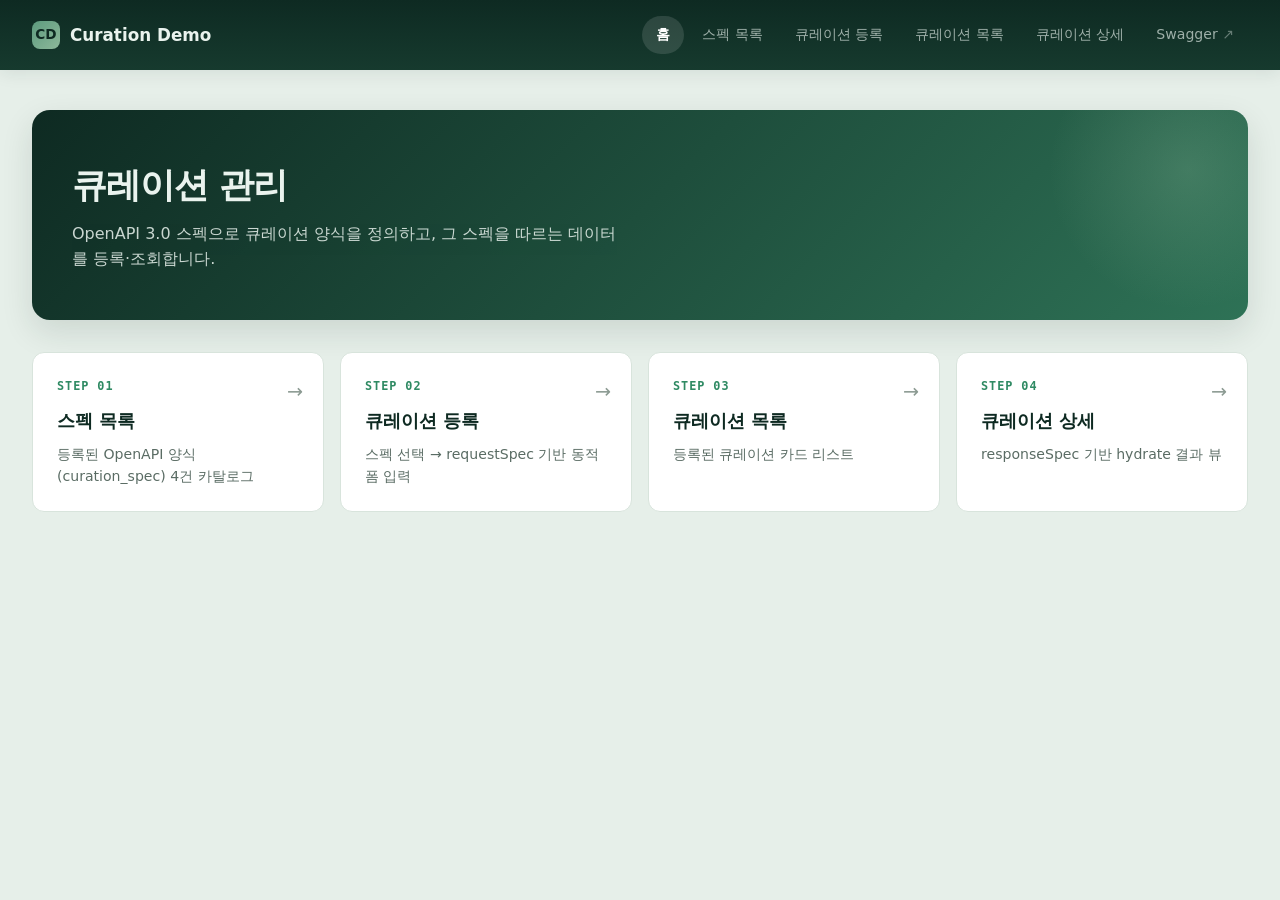
<file: display/index.html>
<!DOCTYPE html>
<html lang="ko">
<head>
  <meta charset="UTF-8" />
  <meta name="viewport" content="width=device-width, initial-scale=1.0" />
  <title>Curation Demo</title>
  <link rel="stylesheet" href="./css/common.css" />
</head>
<body data-page="home">
  <header class="topbar">
    <div class="brand">
      <span class="logo">CD</span>
      <span>Curation Demo</span>
    </div>
    <nav>
      <a href="./index.html" data-page="home">홈</a>
      <a href="./specs.html" data-page="specs">스펙 목록</a>
      <a href="./curation-new.html" data-page="curation-new">큐레이션 등록</a>
      <a href="./curations.html" data-page="curations">큐레이션 목록</a>
      <a href="./curation-detail.html" data-page="curation-detail">큐레이션 상세</a>
      <a href="http://localhost:20081/swagger-ui.html" target="_blank" class="external">Swagger</a>
    </nav>
  </header>

  <main>
    <section class="hero">
      <h2>큐레이션 관리</h2>
      <p>
        OpenAPI 3.0 스펙으로 큐레이션 양식을 정의하고, 그 스펙을 따르는 데이터를
        등록·조회합니다.
      </p>
    </section>

    <div class="menu-grid">
      <a href="./specs.html" class="menu-card" data-page="specs">
        <span class="step">STEP 01</span>
        <h3>스펙 목록</h3>
        <p>등록된 OpenAPI 양식(curation_spec) 4건 카탈로그</p>
        <span class="arrow">→</span>
      </a>
      <a href="./curation-new.html" class="menu-card" data-page="curation-new">
        <span class="step">STEP 02</span>
        <h3>큐레이션 등록</h3>
        <p>스펙 선택 → requestSpec 기반 동적 폼 입력</p>
        <span class="arrow">→</span>
      </a>
      <a href="./curations.html" class="menu-card" data-page="curations">
        <span class="step">STEP 03</span>
        <h3>큐레이션 목록</h3>
        <p>등록된 큐레이션 카드 리스트</p>
        <span class="arrow">→</span>
      </a>
      <a href="./curation-detail.html" class="menu-card" data-page="curation-detail">
        <span class="step">STEP 04</span>
        <h3>큐레이션 상세</h3>
        <p>responseSpec 기반 hydrate 결과 뷰</p>
        <span class="arrow">→</span>
      </a>
    </div>
  </main>

  <script type="module" src="./js/nav.js"></script>
</body>
</html>
</file>
<file: display/css/common.css>
/* ================================================================
   Curation Demo — Forest Theme
   ================================================================ */

:root {
  /* 숲속 녹색 팔레트 */
  --forest-deep:   #0e2a22;   /* 가장 깊은 숲그늘 */
  --forest-dark:   #163a2e;
  --forest:        #1f5341;   /* 메인 톤 */
  --forest-mid:    #2e7256;
  --forest-soft:   #5d9b7e;
  --moss:          #8db89a;
  --mist:          #e6efe9;   /* 페이지 배경 */
  --paper:         #ffffff;   /* 카드 표면 */
  --paper-hover:   #f7faf6;

  --line:          #d8e4dc;
  --line-strong:   #b8cdc1;

  --ink:           #14211c;   /* 본문 텍스트 */
  --ink-muted:     #5a6c64;
  --ink-faint:     #8b9a92;

  --accent:        #2f8a63;   /* 액센트(버튼·뱃지) */
  --accent-hover:  #246d4d;
  --accent-soft:   #d8ebde;

  --code-bg:       #0e2a22;
  --code-text:     #d8ebde;

  --danger:        #b04545;
  --danger-soft:   #f3dada;

  --shadow-sm:     0 1px 2px rgba(14, 42, 34, 0.06);
  --shadow:        0 4px 16px rgba(14, 42, 34, 0.08);
  --shadow-lg:     0 12px 32px rgba(14, 42, 34, 0.12);

  --r-sm: 6px;
  --r:    12px;
  --r-lg: 18px;
}

* { box-sizing: border-box; }

html, body {
  margin: 0; padding: 0;
  font-family: "Pretendard", "Inter", -apple-system, BlinkMacSystemFont,
    "Apple SD Gothic Neo", "Segoe UI", system-ui, sans-serif;
  background: var(--mist); color: var(--ink);
  line-height: 1.55;
  -webkit-font-smoothing: antialiased;
  letter-spacing: -0.005em;
}

a { color: inherit; text-decoration: none; }

/* ---------- Topbar ---------- */
.topbar {
  position: sticky; top: 0; z-index: 10;
  background: linear-gradient(180deg, var(--forest-deep), var(--forest-dark));
  color: #eaf3ee;
  padding: 16px 32px;
  display: flex; align-items: center; justify-content: space-between;
  box-shadow: var(--shadow);
}
.topbar .brand {
  display: flex; align-items: center; gap: 10px;
  font-weight: 700; font-size: 1.05rem; letter-spacing: -0.02em;
  flex: 0 0 auto;
}
.topbar .brand span:last-child { white-space: nowrap; }
.topbar .brand .logo {
  width: 28px; height: 28px; border-radius: 8px;
  background: linear-gradient(135deg, var(--forest-soft), var(--moss));
  display: grid; place-items: center;
  color: var(--forest-deep); font-weight: 800; font-size: 0.85rem;
}
.topbar nav {
  display: flex; gap: 4px;
  min-width: 0;
}
.topbar nav a {
  padding: 8px 14px; border-radius: 999px;
  color: rgba(234, 243, 238, 0.65);
  font-size: 0.88rem; font-weight: 500;
  transition: background 0.15s, color 0.15s;
  flex: 0 0 auto;
  white-space: nowrap;
}
.topbar nav a:hover { background: rgba(255,255,255,0.06); color: #fff; }
.topbar nav a.active {
  background: rgba(255,255,255,0.12); color: #fff; font-weight: 600;
}
.topbar nav a.disabled { opacity: 0.35; pointer-events: none; }
.topbar nav a.external::after { content: " ↗"; opacity: 0.6; }

/* ---------- Layout ---------- */
main {
  max-width: 1280px;
  margin: 40px auto; padding: 0 32px;
}

.back-link {
  display: inline-flex; align-items: center; gap: 6px;
  color: var(--ink-muted); font-size: 0.88rem;
  margin-bottom: 16px;
  padding: 6px 12px; border-radius: 999px;
  background: var(--paper); border: 1px solid var(--line);
  cursor: pointer; transition: background 0.15s, color 0.15s, border-color 0.15s;
  text-decoration: none;
  font-family: inherit;
}
.back-link:hover {
  background: var(--accent-soft); color: var(--forest-mid);
  border-color: var(--accent);
}

.placeholder {
  background: var(--paper);
  border: 1px solid var(--line);
  border-radius: var(--r);
  padding: 80px 40px; text-align: center;
}
.placeholder h3 {
  margin: 0 0 8px 0; font-size: 1.2rem; color: var(--forest-deep);
}
.placeholder p {
  margin: 0; color: var(--ink-muted); font-size: 0.95rem;
}
.placeholder .badge { margin-bottom: 16px; }

/* ---------- Form ---------- */
.form-section {
  background: var(--paper);
  border: 1px solid var(--line);
  border-radius: var(--r);
  padding: 24px;
  margin-bottom: 18px;
}
.form-section h3 {
  margin: 0 0 4px 0; font-size: 1.05rem; color: var(--forest-deep);
}
.form-section .section-sub {
  color: var(--ink-muted); font-size: 0.85rem; margin-bottom: 18px;
}

.field {
  display: flex; flex-direction: column; gap: 4px;
  margin-bottom: 14px;
}
.field label {
  font-size: 0.85rem; font-weight: 600; color: var(--forest-deep);
}
.field label .req { color: var(--danger); margin-left: 2px; }
.field input[type="text"],
.field input[type="number"],
.field input[type="date"],
.field input[type="time"],
.field input[type="url"],
.field select,
.field textarea {
  width: 100%;
  padding: 10px 12px;
  border: 1px solid var(--line-strong);
  border-radius: var(--r-sm);
  background: var(--paper);
  font-size: 0.9rem;
  font-family: inherit;
  color: var(--ink);
  transition: border-color 0.15s, box-shadow 0.15s;
}
.field input:focus,
.field select:focus,
.field textarea:focus {
  outline: none;
  border-color: var(--accent);
  box-shadow: 0 0 0 3px rgba(47, 138, 99, 0.15);
}
.field textarea {
  min-height: 80px; resize: vertical;
  font-family: ui-monospace, "SF Mono", Menlo, monospace;
  font-size: 0.82rem;
}
.field .checkbox-row {
  display: flex; align-items: center; gap: 8px;
  padding: 10px 0;
}
.field .checkbox-row input { width: auto; margin: 0; }
.field small {
  color: var(--ink-muted); font-size: 0.78rem;
}

.field-grid-2 {
  display: grid; grid-template-columns: 1fr 1fr; gap: 14px;
}

/* x-layout 기반 섹션 / 행 */
.field-section {
  border: 1px solid var(--line);
  border-radius: var(--r-sm);
  padding: 16px 18px;
  margin-bottom: 14px;
  background: var(--mist);
}
.field-section-title {
  font-size: 0.78rem;
  font-weight: 700;
  color: var(--forest-mid);
  letter-spacing: 0.06em;
  text-transform: uppercase;
  margin-bottom: 12px;
}
.field-row {
  display: grid;
  gap: 14px;
  margin-bottom: 0;
}
.field-row > .field { margin-bottom: 0; }
.field-section .field { margin-bottom: 12px; }
.field-section .field-row + .field-row { margin-top: 12px; }

/* ---------- CardList ---------- */
.cl-root { display: flex; flex-direction: column; gap: 14px; }
.cl-list { display: flex; flex-direction: column; gap: 14px; }
.cl-card {
  display: grid;
  grid-template-columns: 48px 1fr 36px;
  gap: 10px;
  background: var(--paper);
  border: 1px solid var(--line);
  border-radius: var(--r);
  padding: 14px 16px;
  position: relative;
  transition: box-shadow 0.15s, border-color 0.15s;
}
.cl-card:hover { border-color: var(--line-strong); }
.cl-card.cl-dragging { opacity: 0.5; }
.cl-card.cl-over { border-color: var(--accent); box-shadow: 0 0 0 3px rgba(47,138,99,0.12); }
.cl-sidebar {
  display: flex; flex-direction: column; align-items: center; gap: 6px;
  padding-top: 4px;
}
.cl-handle {
  cursor: grab; color: var(--ink-faint); font-size: 0.95rem;
  user-select: none;
}
.cl-handle:active { cursor: grabbing; }
.cl-number {
  width: 24px; height: 24px;
  background: var(--forest-deep); color: #fff;
  border-radius: 50%;
  display: grid; place-items: center;
  font-size: 0.78rem; font-weight: 700;
}
.cl-body { display: flex; flex-direction: column; gap: 12px; min-width: 0; }
.cl-trash {
  background: transparent; color: var(--ink-faint);
  border: none; padding: 4px 8px;
  font-size: 1rem; cursor: pointer;
  align-self: start;
  box-shadow: none;
}
.cl-trash:hover { color: var(--danger); background: var(--danger-soft); }

.cl-add {
  width: 100%;
  border: 1px dashed var(--line-strong);
  background: transparent;
  color: var(--ink-muted);
  padding: 14px;
  border-radius: var(--r);
  cursor: pointer;
  font-size: 0.95rem;
  font-family: inherit;
  transition: border-color 0.15s, color 0.15s, background 0.15s;
  box-shadow: none;
}
.cl-add:hover { border-color: var(--accent); color: var(--accent); background: var(--accent-soft); }

/* 카드 하단 코멘트 */
.cl-comment-wrap {
  border-top: 1px solid var(--line);
  padding-top: 12px;
  margin-top: 4px;
}
.cl-comment-head {
  display: flex; justify-content: space-between; align-items: baseline;
  margin-bottom: 6px;
  font-size: 0.82rem;
}
.cl-comment-head strong { color: var(--forest-deep); font-weight: 600; }
.cl-comment-head small { color: var(--ink-faint); font-size: 0.76rem; }
.cl-comment {
  width: 100%;
  min-height: 56px;
  padding: 10px 12px;
  border: 1px solid var(--line-strong);
  border-radius: var(--r-sm);
  background: var(--paper);
  font-size: 0.9rem;
  font-family: inherit;
  color: var(--ink);
  resize: vertical;
}
.cl-comment:focus {
  outline: none; border-color: var(--accent);
  box-shadow: 0 0 0 3px rgba(47, 138, 99, 0.15);
}

/* ---------- alcohol-card 위젯 ---------- */
.ac-root { width: 100%; }
.ac-search { width: 100%; position: relative; }
.ac-search-row { display: grid; grid-template-columns: minmax(0, 1fr) auto; gap: 8px; align-items: center; }
.ac-filled {
  display: grid;
  grid-template-columns: 64px 1fr auto;
  gap: 16px;
  align-items: start;
}
.ac-illust {
  width: 64px; height: 80px;
  display: grid; place-items: center;
  background: var(--mist);
  border-radius: var(--r-sm);
  overflow: hidden;
}
.ac-illust img {
  max-width: 100%; max-height: 100%; object-fit: contain;
}
.ac-illust-placeholder { font-size: 1.6rem; }
.ac-body { display: flex; flex-direction: column; gap: 8px; min-width: 0; }
.ac-title { display: flex; align-items: baseline; gap: 8px; flex-wrap: wrap; }
.ac-title strong { font-size: 1.05rem; color: var(--forest-deep); }
.ac-eng { font-size: 0.85rem; color: var(--ink-muted); font-family: ui-monospace, "SF Mono", Menlo, monospace; }
.ac-source {
  font-size: 0.72rem; font-weight: 700;
  color: var(--ink-muted);
  background: var(--mist);
  border: 1px solid var(--line);
  border-radius: 999px;
  padding: 2px 7px;
}
.ac-info {
  display: grid;
  grid-template-columns: max-content 1fr;
  column-gap: 12px;
  row-gap: 2px;
  margin: 0;
  font-size: 0.85rem;
}
.ac-info dt {
  color: var(--ink-faint); font-weight: 500;
}
.ac-info dd { margin: 0; color: var(--ink); }
.ac-stats {
  display: flex; flex-wrap: wrap; gap: 6px;
  margin-bottom: 2px;
}
.ac-stats-empty {
  color: var(--ink-faint);
  font-size: 0.78rem;
}
.ac-stat {
  background: var(--bg-soft, #f4f7f3);
  color: var(--ink-muted);
  font-size: 0.78rem; font-weight: 600;
  padding: 2px 8px; border-radius: var(--r-sm);
  border: 1px solid var(--line, #e5ebe6);
}
.ac-stat.ac-rating {
  background: #fff7e0;
  color: #a86a08;
  border-color: #f3d894;
}
.ac-activity {
  margin-top: 10px; padding-top: 10px;
  border-top: 1px dashed var(--line, #e5ebe6);
  display: flex; flex-direction: column; gap: 6px;
}
.ac-activity-title {
  font-size: 0.82rem; font-weight: 600; color: var(--ink-muted);
}
.ac-activity-list { margin: 0; padding-left: 16px; font-size: 0.82rem; color: var(--ink); }
.ac-activity-item { line-height: 1.4; }
.ac-review {
  background: var(--bg-soft, #f4f7f3);
  border: 1px solid var(--line, #e5ebe6);
  border-radius: var(--r-sm, 6px);
  padding: 8px 10px; font-size: 0.85rem;
  display: flex; flex-direction: column; gap: 3px;
}
.ac-review-head { color: var(--ink-muted); font-size: 0.75rem; }
.ac-review-title { font-weight: 600; color: var(--ink); }
.ac-review-body { color: var(--ink); white-space: pre-wrap; }
.ac-tags { display: flex; flex-wrap: wrap; gap: 4px; margin-top: 4px; }
.ac-tag {
  background: var(--accent-soft); color: var(--forest-mid);
  font-size: 0.74rem; font-weight: 600;
  padding: 2px 8px; border-radius: 999px;
  border: 1px solid rgba(47, 138, 99, 0.15);
}
.ac-tag-editable {
  display: inline-flex;
  align-items: center;
  gap: 3px;
  padding: 2px 4px 2px 8px;
}
.ac-tag-name {
  padding-right: 2px;
}
.ac-tag-move,
.ac-tag-remove {
  width: 18px;
  height: 18px;
  display: grid;
  place-items: center;
  border: none;
  border-radius: 50%;
  background: rgba(255, 255, 255, 0.55);
  color: inherit;
  box-shadow: none;
  font-size: 0.72rem;
  line-height: 1;
  padding: 0;
  cursor: pointer;
}
.ac-tag-move:disabled {
  opacity: 0.35;
  cursor: default;
}
.ac-tag-remove:hover {
  background: var(--danger-soft);
  color: var(--danger);
}
.ac-change {
  background: transparent; color: var(--ink-muted);
  border: 1px solid var(--line-strong);
  padding: 4px 10px; font-size: 0.8rem;
  border-radius: var(--r-sm);
  box-shadow: none;
  align-self: start;
}
.ac-change:hover { border-color: var(--accent); color: var(--accent); }
.ac-manual-btn {
  white-space: nowrap;
  border: 1px solid var(--line-strong);
  background: var(--bg);
  color: var(--ink);
  border-radius: var(--r-sm);
  padding: 0 12px;
  min-height: 38px;
  box-shadow: none;
}
.ac-manual-btn:hover { border-color: var(--accent); color: var(--accent); }
.ac-card-actions {
  display: flex;
  gap: 8px;
  flex-wrap: wrap;
  margin-top: 10px;
}
.ac-empty {
  color: var(--ink-muted);
  background: var(--mist);
  border: 1px solid var(--line);
  border-radius: var(--r-sm);
  padding: 12px;
}
.ac-manual {
  display: flex;
  flex-direction: column;
  gap: 12px;
}
.ac-manual-head {
  display: flex;
  justify-content: space-between;
  gap: 12px;
  align-items: center;
}
.ac-manual-grid {
  display: grid;
  grid-template-columns: repeat(2, minmax(0, 1fr));
  gap: 10px;
}
.ac-manual-field {
  display: flex;
  flex-direction: column;
  gap: 5px;
  min-width: 0;
  font-size: 0.82rem;
  color: var(--ink-muted);
}
.ac-manual-field .aw-input { width: 100%; }
.ac-image-url-field { margin-top: 0; }
.ac-tag-editor {
  display: flex;
  flex-direction: column;
  gap: 8px;
}
.ac-tag-editor-head {
  display: flex;
  justify-content: space-between;
  gap: 8px;
  font-size: 0.86rem;
}
.ac-tag-editor-head small { color: var(--ink-faint); }

/* ---------- 큐레이션 카드 (목록 페이지) ---------- */
.cu-card {
  text-decoration: none; color: inherit;
  padding: 0; overflow: hidden;
}
.cu-card .card-head, .cu-card h3, .cu-card .desc, .cu-card .meta-row { padding-left: 18px; padding-right: 18px; }
.cu-card h3, .cu-card .desc { padding-left: 18px; padding-right: 18px; }
.cu-card .card-head { padding-top: 14px; }
.cu-card .meta-row { padding-bottom: 14px; }
.cu-cover {
  width: 100%; height: 140px;
  display: grid; place-items: center;
  background: linear-gradient(135deg, var(--forest-dark), var(--forest-mid));
  color: rgba(255,255,255,0.85); font-size: 2rem;
  overflow: hidden;
}
.cu-cover img { width: 100%; height: 100%; object-fit: cover; }
.cu-cover-placeholder { color: rgba(255,255,255,0.55); }

/* ---------- 큐레이션 상세 ---------- */
.cd-header {
  display: grid;
  grid-template-columns: 200px 1fr;
  gap: 24px;
  align-items: center;
  background: var(--paper);
  border: 1px solid var(--line);
  border-radius: var(--r);
  padding: 24px;
  margin-bottom: 24px;
}
.cd-header .cd-cover {
  width: 200px; height: 140px; border-radius: var(--r-sm); overflow: hidden;
  background: linear-gradient(135deg, var(--forest-dark), var(--forest-mid));
}
.cd-header .cd-cover img { width: 100%; height: 100%; object-fit: cover; }
.cd-headtext h2 { margin: 6px 0 4px; color: var(--forest-deep); }
.cd-badges { display: flex; gap: 6px; flex-wrap: wrap; margin-bottom: 4px; }

.cd-cards {
  display: flex; flex-direction: column; gap: 12px;
}
.cd-card {
  display: grid;
  grid-template-columns: 36px 1fr;
  gap: 12px;
  align-items: start;
  background: var(--paper);
  border: 1px solid var(--line);
  border-radius: var(--r);
  padding: 16px 18px;
}
.cd-card .cl-number { margin-top: 6px; }
.cd-alcohol {
  display: grid;
  grid-template-columns: 64px 1fr;
  gap: 14px;
  align-items: start;
}
.cd-card .cd-extra {
  grid-column: 2; display: flex; gap: 8px; align-items: baseline;
  border-top: 1px dashed var(--line); padding-top: 10px; margin-top: 4px;
  font-size: 0.88rem;
}
.cd-card .cd-extra strong { color: var(--ink-faint); font-weight: 500; min-width: 100px; }

.cd-object {
  background: var(--paper);
  border: 1px solid var(--line);
  border-radius: var(--r);
  padding: 20px 24px;
}
.cd-object h3 { color: var(--forest-deep); font-size: 1.05rem; margin: 18px 0 10px; }
.cd-extra-row {
  display: grid; grid-template-columns: 140px 1fr;
  gap: 10px; padding: 8px 0;
  border-bottom: 1px solid var(--line); font-size: 0.9rem;
}
.cd-extra-row:last-child { border-bottom: none; }
.cd-extra-row strong { color: var(--ink-faint); font-weight: 500; }
.cd-notes { display: flex; flex-direction: column; gap: 2px; }
.cd-note { color: var(--ink-muted); font-size: 0.88rem; }
.cd-plain {
  display: inline-block;
  padding: 8px 12px;
  background: var(--mist);
  border: 1px solid var(--line);
  border-radius: var(--r-sm);
  color: var(--ink);
  font-size: 0.92rem;
}
.cd-empty { color: var(--ink-faint); font-style: italic; }

/* 상세 페이지 form 영역 — 기본 배경 */
.cd-form {
  background: var(--paper);
  border: 1px solid var(--line);
  border-radius: var(--r);
  padding: 24px;
  box-shadow: var(--shadow-sm);
}
.cd-form .cf-section {
  background: var(--mist);
  border: 1px solid var(--line);
}
.cd-form .field label {
  color: var(--forest-deep);
  font-weight: 600;
}
.cd-form .cd-plain {
  background: #fff;
  border: 1px solid var(--line-strong);
}

/* readOnly 모드 시각 표기 */
.cl-readonly .cl-card {
  border-style: solid;
  background: var(--paper-hover);
}
.ac-readonly .ac-search { display: none; }
.pm-readonly .pm-cell { cursor: default; }
.pm-readonly .pm-axis-toggle button { cursor: default; }
.nl-readonly .nl-input { background: var(--paper-hover); border-color: var(--line); }

/* ---------- 상세 페이지 readOnly 입력 시각 ---------- */
.cd-input,
.cd-textarea {
  width: 100%;
  padding: 9px 12px;
  border: 1px solid var(--line);
  border-radius: var(--r-sm);
  background: var(--paper-hover);
  color: var(--ink);
  font-size: 0.92rem;
  font-family: inherit;
  cursor: default;
}
.cd-textarea {
  min-height: 64px;
  resize: vertical;
}
.cd-input[readonly], .cd-input:disabled,
.cd-textarea[readonly] {
  cursor: not-allowed;
}
.cd-input:focus, .cd-textarea:focus { outline: none; }
.cd-checkbox { transform: scale(1.1); cursor: not-allowed; }

/* readOnly 모드의 textarea/입력에 통일된 시각 (위젯 안 포함) */
.cl-readonly .cl-comment {
  background: var(--paper-hover);
  border-color: var(--line);
  cursor: not-allowed;
}
.nl-readonly .nl-input,
input[readonly]:not(.aw-input):not(.pm-search-input),
textarea[readonly] {
  background: var(--paper-hover);
  border-color: var(--line);
}

/* pairing-matrix axis toggle — readOnly 시 비활성 */
.pm-readonly .pm-axis-toggle button {
  cursor: default;
  pointer-events: none;
  opacity: 0.7;
}

/* ---------- 카드 본문 (객체 폼 모드) ---------- */
.cf-root {
  display: flex; flex-direction: column; gap: 16px;
  width: 100%;
}
.cf-root > .field { margin-bottom: 0; }

.cf-section {
  display: flex; flex-direction: column; gap: 10px;
}
.cf-section-title {
  font-size: 0.78rem;
  font-weight: 700;
  color: var(--forest-mid);
  letter-spacing: 0.06em;
  text-transform: uppercase;
}
.cf-row {
  display: grid;
  gap: 12px;
}
.cf-row > .field { margin-bottom: 0; }

/* alcohol-search 칩 메타 */
.aw-chip-text { display: inline-flex; flex-direction: column; line-height: 1.2; gap: 1px; }
.aw-chip-meta {
  font-size: 0.7rem;
  color: var(--ink-muted);
  font-weight: 400;
}

/* alcohol-search 드롭다운 메타 */
.aw-item-meta {
  font-size: 0.74rem;
  color: var(--accent);
  margin-top: 2px;
}

/* ---------- pairing-matrix 위젯 ---------- */
.pm-root {
  display: flex; flex-direction: column; gap: 18px;
  width: 100%;
}
.pm-header {
  display: flex; justify-content: space-between; align-items: flex-start;
  gap: 16px;
  background: var(--paper);
  border: 1px solid var(--line);
  border-radius: var(--r);
  padding: 16px 18px;
}
.pm-head-text strong { color: var(--forest-deep); font-size: 1.05rem; }
.pm-head-text p { margin: 6px 0 0; color: var(--ink-muted); font-size: 0.88rem; }
.pm-axis-toggle {
  display: inline-flex; gap: 0;
  border: 1px solid var(--line-strong);
  border-radius: 999px;
  overflow: hidden;
}
.pm-axis-toggle button {
  background: transparent; color: var(--ink-muted);
  border: none; box-shadow: none;
  padding: 6px 14px; font-size: 0.82rem;
  border-radius: 0;
  cursor: pointer;
}
.pm-axis-toggle button.active {
  background: var(--forest-deep); color: #fff; font-weight: 600;
}

.pm-stat-bar {
  display: grid;
  grid-template-columns: repeat(4, 1fr);
  gap: 12px;
}
.pm-stat {
  background: var(--paper);
  border: 1px solid var(--line);
  border-radius: var(--r-sm);
  padding: 14px 18px;
  display: flex; flex-direction: column; gap: 2px;
}
.pm-stat strong { color: var(--forest-deep); font-size: 1.6rem; line-height: 1; }
.pm-stat small { color: var(--ink-muted); font-size: 0.78rem; }

.pm-panel-row {
  display: grid;
  grid-template-columns: 1fr 1fr;
  gap: 14px;
}
.pm-panel {
  background: var(--paper);
  border: 1px solid var(--line);
  border-radius: var(--r);
  padding: 14px 16px;
  display: flex; flex-direction: column; gap: 10px;
}
.pm-panel-head {
  display: flex; align-items: baseline; gap: 8px;
  font-size: 0.78rem;
  color: var(--ink-faint);
  letter-spacing: 0.06em;
}
.pm-panel-head strong { color: var(--ink-muted); font-weight: 700; }
.pm-panel-count { color: var(--ink-faint); font-size: 0.78rem; }
.pm-list { display: flex; flex-direction: column; gap: 6px; }
.pm-list-item {
  display: grid;
  grid-template-columns: 28px 1fr auto auto;
  gap: 10px;
  align-items: center;
  padding: 8px 10px;
  border: 1px solid var(--line);
  border-radius: var(--r-sm);
  background: var(--mist);
}
.pm-list-icon { font-size: 1.05rem; }
.pm-list-main { display: flex; flex-direction: column; line-height: 1.2; min-width: 0; }
.pm-list-main strong { font-size: 0.92rem; color: var(--forest-deep); }
.pm-list-main small { font-size: 0.75rem; color: var(--ink-muted); }
.pm-list-count {
  background: var(--accent-soft); color: var(--forest-mid);
  font-weight: 700; font-size: 0.78rem;
  border-radius: 999px;
  padding: 2px 10px;
}
.pm-list-x {
  background: transparent; color: var(--ink-faint);
  border: none; box-shadow: none;
  padding: 4px 8px; cursor: pointer;
  font-size: 0.95rem;
}
.pm-list-x:hover { color: var(--danger); }

.pm-search-wrap { position: relative; }
.pm-add-row { display: flex; gap: 8px; }
.pm-add-row input { flex: 1; }

.pm-matrix-wrap {
  background: var(--paper);
  border: 1px solid var(--line);
  border-radius: var(--r);
  padding: 16px 18px;
}
.pm-matrix-hint {
  font-size: 0.82rem; color: var(--ink-muted); margin-bottom: 10px;
}
.pm-matrix-grid { overflow-x: auto; }
.pm-table {
  border-collapse: collapse;
  font-size: 0.85rem;
}
.pm-table th, .pm-table td {
  border: 1px solid var(--line);
  padding: 6px 12px;
  text-align: center;
  min-width: 80px;
}
.pm-table thead th {
  background: var(--mist);
  color: var(--ink-faint);
  font-weight: 600;
  font-size: 0.78rem;
}
.pm-row-label {
  background: var(--mist) !important;
  color: var(--forest-deep) !important;
  text-align: left !important;
  font-weight: 600;
  font-size: 0.85rem !important;
  white-space: nowrap;
}
.pm-cell {
  cursor: pointer;
  background: var(--paper);
  color: transparent;
  transition: background 0.1s, color 0.1s;
}
.pm-cell:hover { background: var(--accent-soft); }
.pm-cell-on {
  background: var(--accent) !important;
  color: #fff !important;
  font-weight: 700;
}

/* ---------- notes-list 위젯 ---------- */
.nl-root {
  display: flex; flex-direction: column; gap: 8px;
  width: 100%;
}
.nl-list { display: flex; flex-direction: column; gap: 6px; }
.nl-row {
  display: grid; grid-template-columns: 1fr auto; gap: 6px;
}
.nl-input {
  width: 100%;
  padding: 8px 10px;
  border: 1px solid var(--line-strong);
  border-radius: var(--r-sm);
  background: var(--paper);
  font-size: 0.88rem;
  font-family: inherit;
}
.nl-input:focus {
  outline: none; border-color: var(--accent);
  box-shadow: 0 0 0 3px rgba(47, 138, 99, 0.15);
}
.nl-x {
  background: transparent; color: var(--ink-faint);
  border: 1px solid var(--line); box-shadow: none;
  padding: 4px 10px; cursor: pointer;
  border-radius: var(--r-sm); font-size: 1rem;
}
.nl-x:hover { color: var(--danger); border-color: var(--danger); }
.nl-add {
  align-self: flex-start;
  font-size: 0.82rem;
  padding: 6px 12px;
}
.nl-add:disabled { opacity: 0.5; cursor: not-allowed; }

/* ---------- pairing-food-list widget ---------- */
.pfl-root {
  display: flex;
  flex-direction: column;
  gap: 10px;
}
.pfl-list {
  display: flex;
  flex-direction: column;
  gap: 10px;
}
.pfl-item {
  display: grid;
  grid-template-columns: 118px 1fr auto;
  gap: 12px;
  padding: 12px;
  border: 1px solid #e0dcd7;
  border-radius: 8px;
  background: #fff;
}
.pfl-image-box {
  min-height: 96px;
  display: grid;
  place-items: center;
  border: 1px dashed #ded8d1;
  border-radius: 5px;
  color: #7b8798;
  font-size: 0.72rem;
  text-align: center;
  overflow: hidden;
}
.pfl-image-box img {
  width: 100%;
  height: 100%;
  object-fit: cover;
}
.pfl-fields {
  display: flex;
  flex-direction: column;
  gap: 8px;
}
.pfl-fields label {
  font-size: 0.82rem;
  font-weight: 700;
}
.pfl-input,
.pfl-textarea {
  width: 100%;
  border: 1px solid #ddd8d2;
  border-radius: 4px;
  padding: 9px 11px;
  font-family: inherit;
}
.pfl-textarea {
  min-height: 70px;
  resize: vertical;
}
.pfl-url {
  display: block;
}
.pfl-url-label {
  margin-top: 2px;
  color: #5a5149;
}
.pfl-remove {
  align-self: start;
  padding: 4px 9px;
  border-radius: 999px;
  background: #ffd6d6;
  color: #9f3838;
  box-shadow: none;
  font-size: 0.68rem;
}
.pfl-add {
  width: 100%;
  border: none;
  border-radius: 6px;
  background: #ece9e6;
  color: #111;
  box-shadow: none;
}
.pfl-readonly .pfl-remove,
.pfl-readonly + .pfl-add {
  display: none;
}
.pfl-readonly .pfl-input,
.pfl-readonly .pfl-textarea {
  background: #fff;
}

.toolbar {
  display: flex; gap: 12px; justify-content: flex-end;
  margin-top: 24px;
}

.alert {
  padding: 14px 18px; border-radius: var(--r-sm);
  margin-bottom: 18px; font-size: 0.9rem;
}
.alert-success {
  background: var(--accent-soft); color: var(--forest-mid);
  border: 1px solid var(--accent);
}
.alert-error {
  background: var(--danger-soft); color: var(--danger);
  border: 1px solid #d99;
}
.alert ul { margin: 6px 0 0 18px; padding: 0; }
.alert li { margin: 2px 0; }

.spec-picker {
  display: grid; gap: 12px;
  grid-template-columns: repeat(auto-fill, minmax(220px, 1fr));
  margin-bottom: 8px;
}
.spec-option {
  border: 1px solid var(--line-strong);
  border-radius: var(--r-sm);
  padding: 14px;
  cursor: pointer;
  background: var(--paper);
  transition: border-color 0.15s, background 0.15s;
}
.spec-option:hover { border-color: var(--accent); }
.spec-option.selected {
  border-color: var(--accent);
  background: var(--accent-soft);
}
.spec-option .badge { margin-bottom: 6px; }
.spec-option strong {
  display: block; color: var(--forest-deep); font-size: 0.95rem;
}
.spec-option small { color: var(--ink-muted); font-size: 0.8rem; }

/* ---------- alcohol-search widget ---------- */
.aw-root {
  display: flex; flex-direction: column; gap: 8px;
  border: 1px solid var(--line-strong);
  border-radius: var(--r-sm);
  padding: 10px 12px;
  background: var(--paper);
}
.aw-chips {
  display: flex; flex-wrap: wrap; gap: 6px;
  min-height: 28px;
  align-items: center;
}
.aw-empty {
  color: var(--ink-faint); font-size: 0.85rem; padding: 2px 0;
}
.aw-chip {
  display: inline-flex; align-items: center; gap: 6px;
  background: var(--accent-soft); color: var(--forest-deep);
  border: 1px solid rgba(47, 138, 99, 0.25);
  border-radius: 999px;
  padding: 4px 4px 4px 10px;
  font-size: 0.85rem;
}
.aw-chip-name { font-weight: 600; }
.aw-chip-x {
  background: transparent; color: var(--ink-muted);
  border: none; padding: 0 8px; cursor: pointer;
  font-size: 1.05rem; line-height: 1;
  border-radius: 999px;
  box-shadow: none;
}
.aw-chip-x:hover { background: rgba(0, 0, 0, 0.06); color: var(--danger); }

.aw-input-wrap { position: relative; }
.aw-input {
  width: 100%;
  padding: 8px 10px;
  border: 1px solid var(--line);
  border-radius: var(--r-sm);
  background: var(--mist);
  font-size: 0.9rem;
  font-family: inherit;
  color: var(--ink);
}
.aw-input:focus {
  outline: none; border-color: var(--accent);
  box-shadow: 0 0 0 3px rgba(47, 138, 99, 0.15);
  background: var(--paper);
}
.aw-dropdown {
  position: absolute; left: 0; right: 0; top: calc(100% + 4px);
  background: var(--paper);
  border: 1px solid var(--line-strong);
  border-radius: var(--r-sm);
  box-shadow: var(--shadow);
  max-height: 300px; overflow-y: auto;
  z-index: 20;
}
.aw-item {
  display: flex; align-items: center; justify-content: space-between;
  padding: 10px 12px;
  cursor: pointer;
  border-bottom: 1px solid var(--line);
  transition: background 0.1s;
}
.aw-item:last-child { border-bottom: none; }
.aw-item:hover { background: var(--accent-soft); }
.aw-item-disabled {
  opacity: 0.5; cursor: not-allowed; pointer-events: none;
}
.aw-item-empty {
  color: var(--ink-muted); font-size: 0.85rem;
  cursor: default; pointer-events: none;
}
.aw-item-main { display: flex; flex-direction: column; gap: 2px; }
.aw-item-main strong { color: var(--forest-deep); font-size: 0.92rem; }
.aw-item-main small { color: var(--ink-muted); font-size: 0.78rem; }
.aw-item-tag {
  font-size: 0.72rem; font-weight: 600;
  color: var(--accent); background: var(--accent-soft);
  padding: 2px 8px; border-radius: 999px;
}
.aw-hint {
  padding: 6px 12px; font-size: 0.72rem;
  color: var(--ink-faint); background: var(--mist);
  border-bottom: 1px solid var(--line);
}

.page-head {
  display: flex; align-items: flex-end; justify-content: space-between;
  margin-bottom: 32px; gap: 24px;
}
.page-head h2 {
  margin: 0; font-size: 1.85rem; letter-spacing: -0.025em;
  color: var(--forest-deep);
}
.page-head .subtitle {
  color: var(--ink-muted); font-size: 0.95rem; margin-top: 6px;
}
.page-head .meta {
  display: inline-flex; align-items: center; gap: 6px;
  color: var(--ink-faint); font-size: 0.82rem;
  font-family: ui-monospace, "SF Mono", Menlo, monospace;
  background: var(--paper); border: 1px solid var(--line);
  padding: 4px 10px; border-radius: 999px;
  margin-top: 10px;
}

/* ---------- Buttons ---------- */
button {
  background: var(--accent); color: white; border: none;
  padding: 10px 18px; border-radius: var(--r-sm);
  cursor: pointer; font-size: 0.9rem; font-weight: 600;
  font-family: inherit;
  transition: background 0.15s, transform 0.05s;
  box-shadow: var(--shadow-sm);
}
button:hover  { background: var(--accent-hover); }
button:active { transform: translateY(1px); }
button.ghost {
  background: transparent; color: var(--accent);
  border: 1px solid var(--line-strong);
  box-shadow: none;
}
button.ghost:hover { background: var(--accent-soft); border-color: var(--accent); }

/* ---------- Grid / Card ---------- */
.grid {
  display: grid; gap: 20px;
  grid-template-columns: repeat(auto-fill, minmax(380px, 1fr));
}

.card {
  background: var(--paper);
  border: 1px solid var(--line);
  border-radius: var(--r);
  padding: 22px;
  display: flex; flex-direction: column; gap: 14px;
  box-shadow: var(--shadow-sm);
  transition: transform 0.15s, box-shadow 0.15s, border-color 0.15s;
}
.card:hover {
  transform: translateY(-2px);
  box-shadow: var(--shadow);
  border-color: var(--line-strong);
}
.card-head {
  display: flex; align-items: center; justify-content: space-between;
  gap: 8px;
}
.card h3 {
  margin: 0; font-size: 1.18rem;
  color: var(--forest-deep); letter-spacing: -0.015em;
}
.card .desc {
  color: var(--ink-muted); font-size: 0.9rem;
  min-height: 2.6em;
}

/* ---------- Badges ---------- */
.badge {
  display: inline-block;
  background: var(--accent-soft); color: var(--forest-mid);
  font-family: ui-monospace, "SF Mono", Menlo, monospace;
  font-size: 0.74rem; font-weight: 700;
  padding: 4px 10px; border-radius: 999px;
  letter-spacing: 0.04em;
  border: 1px solid rgba(47, 138, 99, 0.15);
}
.id {
  color: var(--ink-faint); font-size: 0.78rem;
  font-family: ui-monospace, "SF Mono", Menlo, monospace;
}

.meta-row {
  display: flex; gap: 16px; font-size: 0.82rem; color: var(--ink-muted);
  border-top: 1px solid var(--line); padding-top: 12px;
  flex-wrap: wrap;
}
.meta-row span { display: inline-flex; gap: 6px; align-items: center; }
.meta-row span strong {
  color: var(--ink-faint); font-weight: 500;
  font-size: 0.74rem; text-transform: uppercase;
  letter-spacing: 0.06em;
}

/* ---------- Details / pre ---------- */
details {
  border-top: 1px solid var(--line); padding-top: 12px;
}
details[open] { padding-bottom: 4px; }
details summary {
  cursor: pointer; font-size: 0.85rem; color: var(--accent);
  font-weight: 600;
  list-style: none; user-select: none;
}
details summary::before {
  content: "▸"; display: inline-block; width: 1em;
  transition: transform 0.15s;
}
details[open] summary::before { transform: rotate(90deg); }

pre {
  background: var(--code-bg); color: var(--code-text);
  padding: 14px; border-radius: var(--r-sm);
  font-size: 0.78rem; line-height: 1.5;
  overflow-x: auto;
  max-height: 360px;
  margin: 10px 0 0 0;
  font-family: ui-monospace, "SF Mono", Menlo, monospace;
}

/* ---------- States ---------- */
.empty, .error, .loading {
  padding: 64px 24px; text-align: center;
  border-radius: var(--r);
  background: var(--paper);
  border: 1px solid var(--line);
}
.empty   { color: var(--ink-muted); }
.loading { color: var(--ink-muted); }
.error   { color: var(--danger); background: var(--danger-soft); border-color: #e3b8b8; }

/* ---------- Hero (index 페이지) ---------- */
.hero {
  background: linear-gradient(135deg, var(--forest-deep), var(--forest-mid));
  color: #eaf3ee;
  border-radius: var(--r-lg);
  padding: 48px 40px;
  margin-bottom: 32px;
  box-shadow: var(--shadow-lg);
  position: relative; overflow: hidden;
}
.hero::after {
  content: ""; position: absolute; right: -80px; top: -80px;
  width: 280px; height: 280px;
  background: radial-gradient(circle, rgba(141, 184, 154, 0.25), transparent 70%);
}
.hero h2 {
  margin: 0 0 10px 0; font-size: 2.2rem; letter-spacing: -0.03em;
}
.hero p {
  margin: 0; opacity: 0.85; font-size: 1rem; max-width: 560px;
}

.menu-grid {
  display: grid; gap: 16px;
  grid-template-columns: repeat(auto-fill, minmax(260px, 1fr));
}
.menu-card {
  background: var(--paper);
  border: 1px solid var(--line);
  border-radius: var(--r);
  padding: 24px;
  display: flex; flex-direction: column; gap: 8px;
  text-decoration: none; color: inherit;
  transition: transform 0.15s, box-shadow 0.15s, border-color 0.15s;
  position: relative;
}
.menu-card:hover {
  transform: translateY(-3px);
  box-shadow: var(--shadow);
  border-color: var(--accent);
}
.menu-card[aria-disabled="true"] {
  opacity: 0.5; pointer-events: none;
}
.menu-card .step {
  font-family: ui-monospace, "SF Mono", Menlo, monospace;
  font-size: 0.74rem; color: var(--accent);
  font-weight: 700; letter-spacing: 0.08em;
}
.menu-card h3 {
  margin: 4px 0 0 0; font-size: 1.15rem; color: var(--forest-deep);
}
.menu-card p {
  margin: 0; font-size: 0.88rem; color: var(--ink-muted);
}
.menu-card .arrow {
  position: absolute; right: 20px; top: 24px;
  color: var(--ink-faint); font-size: 1.2rem;
  transition: transform 0.15s, color 0.15s;
}
.menu-card:hover .arrow { color: var(--accent); transform: translateX(4px); }

/* ================================================================
   Demo production board — input/detail + mobile preview
   ================================================================ */
body * { letter-spacing: 0; }

body[data-page="curation-new"],
body[data-page="curation-detail"] {
  background: #f5f4f2;
}

.demo-workspace {
  display: grid;
  grid-template-columns: minmax(0, 820px) minmax(300px, 360px);
  gap: 36px;
  align-items: start;
}

.demo-editor {
  min-width: 0;
}

.phone-stage {
  position: sticky;
  top: 92px;
  display: flex;
  flex-direction: column;
  align-items: center;
  gap: 14px;
}

.phone-stage-head {
  width: min(100%, 320px);
  display: flex;
  justify-content: space-between;
  align-items: baseline;
  color: #302823;
}
.phone-stage-head strong {
  font-size: 0.9rem;
}
.phone-stage-head span {
  color: #8a8078;
  font-size: 0.78rem;
}

body[data-page="curation-new"] .form-section,
body[data-page="curation-detail"] .form-section {
  border: 1px solid #ded9d4;
  border-radius: 8px;
  background: #fff;
  padding: 0;
  overflow: hidden;
  box-shadow: none;
}

body[data-page="curation-new"] .form-section h3,
body[data-page="curation-detail"] .form-section h3 {
  display: flex;
  align-items: center;
  gap: 10px;
  margin: 0;
  padding: 13px 18px;
  background: #e9e6e3;
  color: #1f1b18;
  font-size: 1rem;
}

body[data-page="curation-new"] .form-section h3::first-letter,
body[data-page="curation-detail"] .form-section h3::first-letter {
  color: inherit;
}

body[data-page="curation-new"] .form-section .section-sub,
body[data-page="curation-detail"] .form-section .section-sub {
  margin: 0;
  padding: 0 18px 14px;
  background: #e9e6e3;
  color: #77706a;
  font-size: 0.78rem;
}

body[data-page="curation-new"] .form-section > .field,
body[data-page="curation-new"] .form-section > .field-grid-2,
body[data-page="curation-new"] .form-section > .spec-picker,
body[data-page="curation-new"] .form-section > #dynamic-form,
body[data-page="curation-detail"] .form-section > .field,
body[data-page="curation-detail"] .form-section > .field-grid-2,
body[data-page="curation-detail"] .form-section > .spec-picker,
body[data-page="curation-detail"] .form-section > .detail-dynamic-form {
  margin: 16px 18px;
}

body[data-page="curation-new"] #dynamic-form,
body[data-page="curation-detail"] .detail-dynamic-form {
  display: flex;
  flex-direction: column;
  gap: 14px;
}

body[data-page="curation-new"] .field label,
body[data-page="curation-new"] .cf-section-title,
body[data-page="curation-detail"] .field label,
body[data-page="curation-detail"] .cf-section-title {
  color: #2f2a26;
}

body[data-page="curation-new"] .field input[type="text"],
body[data-page="curation-new"] .field input[type="number"],
body[data-page="curation-new"] .field input[type="date"],
body[data-page="curation-new"] .field input[type="time"],
body[data-page="curation-new"] .field input[type="url"],
body[data-page="curation-new"] .field textarea,
body[data-page="curation-new"] .image-url-grid input,
body[data-page="curation-new"] .curation-image-list input,
body[data-page="curation-new"] .aw-input,
body[data-page="curation-new"] .nl-input,
body[data-page="curation-detail"] .field input[type="text"],
body[data-page="curation-detail"] .field input[type="number"],
body[data-page="curation-detail"] .field input[type="date"],
body[data-page="curation-detail"] .field input[type="time"],
body[data-page="curation-detail"] .field input[type="url"],
body[data-page="curation-detail"] .field textarea,
body[data-page="curation-detail"] .image-url-grid input,
body[data-page="curation-detail"] .curation-image-list input,
body[data-page="curation-detail"] .aw-input,
body[data-page="curation-detail"] .nl-input {
  border-color: #ddd8d2;
  border-radius: 4px;
  background: #fff;
}

.image-upload-zone {
  min-height: 132px;
  display: grid;
  place-items: center;
  align-content: center;
  gap: 5px;
  border: 1px dashed #d8d4ce;
  border-radius: 6px;
  background: #fff;
  color: #6b7a8d;
}
.image-upload-zone .upload-icon {
  font-size: 2.1rem;
  line-height: 1;
  color: #66768c;
}
.image-upload-zone strong {
  font-size: 0.86rem;
  font-weight: 700;
}
.image-upload-zone span {
  font-size: 0.78rem;
}
.image-url-grid {
  display: grid;
  grid-template-columns: repeat(3, minmax(0, 1fr));
  gap: 8px;
  margin-top: 8px;
}
.image-url-grid input {
  width: 100%;
  padding: 9px 11px;
  border: 1px solid #ddd8d2;
  border-radius: 4px;
  font-family: inherit;
}
.curation-image-list {
  display: grid;
  grid-template-columns: repeat(3, minmax(0, 1fr));
  gap: 10px;
  margin-top: 10px;
}
.curation-image-item {
  min-width: 0;
  display: flex;
  flex-direction: column;
  gap: 8px;
}
.curation-image-item .image-url-preview-box {
  height: 150px;
  min-height: 0;
}
.curation-image-item input {
  width: 100%;
  padding: 9px 11px;
  border: 1px solid #ddd8d2;
  border-radius: 4px;
  font-family: inherit;
}
.form-note {
  display: inline-flex;
  margin: 0 18px 16px;
  padding: 9px 12px;
  border-radius: 4px;
  background: #ece9e9;
  color: #817a74;
  font-size: 0.78rem;
}
.form-note::first-letter {
  color: #c53131;
}
.date-range-row {
  display: grid;
  grid-template-columns: minmax(0, 1fr) 24px minmax(0, 1fr);
  gap: 10px;
  align-items: end;
  margin: 0 18px 16px;
}
.date-range-row .field {
  margin: 0;
}
.range-mark {
  display: grid;
  place-items: center;
  height: 38px;
  color: #555;
}
.order-field {
  max-width: 380px;
}
.toggle-row {
  display: inline-flex;
  align-items: center;
  gap: 14px;
}
.toggle-row input[type="checkbox"] {
  appearance: none;
  width: 64px;
  height: 34px;
  border-radius: 999px;
  border: 1px solid #d5d2cf;
  background: #f4f4f4;
  position: relative;
  margin: 0;
}
.toggle-row input[type="checkbox"]::after {
  content: "";
  position: absolute;
  width: 28px;
  height: 28px;
  border-radius: 50%;
  left: 2px;
  top: 2px;
  background: #d4d4d4;
  transition: transform .15s, background .15s;
}
.toggle-row input[type="checkbox"]:checked {
  background: #e5f0e9;
}
.toggle-row input[type="checkbox"]:checked::after {
  transform: translateX(30px);
  background: #2f8a63;
}

body[data-page="curation-new"] .cl-card {
  grid-template-columns: 42px minmax(0, 1fr) 34px;
  border-color: #ded9d4;
  border-radius: 8px;
  background: #fff;
}

body[data-page="curation-new"] .cl-number {
  background: #111;
}

body[data-page="curation-new"] .cl-add {
  background: #ece9e6;
  border: none;
  color: #1f1b18;
  border-radius: 6px;
  font-weight: 700;
}

body[data-page="curation-new"] .ac-filled {
  grid-template-columns: 72px minmax(0, 1fr) auto;
}

body[data-page="curation-new"] .ac-illust {
  width: 72px;
  height: 96px;
  background: #f7f3ee;
}

.detail-board .cd-header,
.detail-board .cd-form {
  border-radius: 8px;
  border-color: #ded9d4;
  box-shadow: none;
}

body[data-page="curation-detail"] .spec-picker-readonly .spec-option {
  cursor: default;
}

body[data-page="curation-detail"] .detail-form input[readonly],
body[data-page="curation-detail"] .detail-form textarea[readonly] {
  cursor: default;
}

body[data-page="curation-detail"] .detail-upload-zone {
  overflow: hidden;
}

body[data-page="curation-detail"] .detail-upload-zone img {
  width: 100%;
  height: 100%;
  max-height: 150px;
  object-fit: cover;
  border-radius: 5px;
}

body[data-page="curation-detail"] .cd-form {
  border: 0;
  padding: 0;
  box-shadow: none;
  background: transparent;
}

body[data-page="curation-detail"] .cd-form .cf-section {
  background: #fff;
  border-color: #ded9d4;
}

body[data-page="curation-detail"] .cl-card {
  border-color: #ded9d4;
  border-radius: 8px;
  background: #fff;
}

body[data-page="curation-detail"] .cl-number {
  background: #111;
}

.image-url-preview-field {
  display: grid;
  grid-template-columns: 92px minmax(0, 1fr);
  gap: 10px;
  align-items: stretch;
}

.image-url-preview-box {
  min-height: 78px;
  display: grid;
  place-items: center;
  border: 1px dashed #ded8d1;
  border-radius: 5px;
  background: #fff;
  color: #8b8178;
  font-size: 0.72rem;
  overflow: hidden;
}

.image-url-preview-box img {
  width: 100%;
  height: 100%;
  object-fit: cover;
}

.image-url-preview-field .cd-input {
  align-self: center;
}

.mp-phone {
  width: 294px;
  min-height: 612px;
  max-height: 720px;
  overflow: hidden auto;
  border: 7px solid #191715;
  border-radius: 28px;
  background: #fff;
  box-shadow: 0 18px 40px rgba(24, 21, 18, 0.28);
}

.mp-status {
  height: 24px;
  display: flex;
  align-items: center;
  justify-content: space-between;
  padding: 0 16px;
  color: #1e1a17;
  font-size: 0.62rem;
  font-weight: 700;
  background: #fff;
}

.mp-appbar {
  height: 34px;
  display: grid;
  grid-template-columns: 20px 1fr 28px;
  gap: 8px;
  align-items: center;
  padding: 0 12px;
  border-bottom: 1px solid #f0ece8;
  background: #fff;
}
.mp-back,
.mp-share {
  color: #7d746d;
  font-size: 0.66rem;
}
.mp-search {
  height: 20px;
  display: flex;
  align-items: center;
  padding: 0 9px;
  border-radius: 10px;
  background: #f4f1ee;
  color: #a49b94;
  font-size: 0.58rem;
}

.mp-hero {
  min-height: 146px;
  display: flex;
  flex-direction: column;
  justify-content: flex-end;
  padding: 18px 16px;
  background:
    linear-gradient(180deg, rgba(139, 78, 45, .72), rgba(48, 34, 27, .94)),
    linear-gradient(135deg, #9b5a32, #39241d);
  background-size: cover;
  background-position: center;
  color: #fff;
}
.mp-pill {
  align-self: flex-start;
  padding: 3px 7px;
  border-radius: 999px;
  background: #e79855;
  color: #fff8ef;
  font-size: 0.58rem;
  font-weight: 700;
}
.mp-hero h3 {
  margin: 8px 0 3px;
  font-size: 1rem;
  line-height: 1.18;
}
.mp-hero p {
  margin: 0;
  color: rgba(255,255,255,.74);
  font-size: 0.62rem;
  line-height: 1.4;
}

.mp-body {
  padding: 14px 16px 18px;
}
.mp-section-title {
  margin: 2px 0 10px;
  color: #2f2924;
  font-size: 0.72rem;
  font-weight: 800;
}
.mp-empty {
  padding: 48px 8px;
  text-align: center;
  color: #998f87;
  font-size: 0.74rem;
}

.mp-whisky {
  display: grid;
  grid-template-columns: 42px 1fr;
  gap: 10px;
  padding: 12px 0;
  border-bottom: 1px solid #eee9e4;
}
.mp-whisky:last-child {
  border-bottom: none;
}
.mp-bottle {
  width: 42px;
  height: 82px;
  display: grid;
  place-items: center;
  border-radius: 7px;
  background: #f5f1ec;
  color: #b5aaa1;
  font-size: 0.54rem;
  overflow: hidden;
}
.mp-bottle img {
  width: 100%;
  height: 100%;
  object-fit: contain;
}
.mp-whisky-main {
  min-width: 0;
}
.mp-whisky-main strong {
  display: block;
  color: #221d19;
  font-size: 0.72rem;
  line-height: 1.24;
}
.mp-whisky-main small {
  display: block;
  color: #8f867f;
  font-size: 0.54rem;
  line-height: 1.25;
}
.mp-facts,
.mp-tags {
  display: flex;
  flex-wrap: wrap;
  gap: 4px;
  margin-top: 5px;
}
.mp-facts span,
.mp-tags span {
  padding: 2px 6px;
  border: 1px solid #ded8d1;
  border-radius: 4px;
  color: #5e554d;
  font-size: 0.52rem;
  line-height: 1.25;
}
.mp-comment {
  margin: 7px 0 0;
  color: #625950;
  font-size: 0.58rem;
  line-height: 1.45;
}

.mp-pair-card {
  display: grid;
  grid-template-columns: 48px 1fr;
  gap: 10px;
  padding: 10px 0;
  border-bottom: 1px solid #eee9e4;
}
.mp-pair-group {
  padding: 4px 0 12px;
  border-bottom: 1px solid #eee9e4;
}
.mp-pair-group > .mp-whisky {
  border-bottom: none;
  padding-bottom: 8px;
}
.mp-pair-group .mp-pair-card {
  margin-left: 52px;
  padding: 8px 0;
}
.mp-food-img {
  width: 48px;
  height: 48px;
  display: grid;
  place-items: center;
  border-radius: 10px;
  background: #8f2f2f;
  color: rgba(255,255,255,.8);
  font-size: 0.55rem;
  overflow: hidden;
}
.mp-food-img img {
  width: 100%;
  height: 100%;
  object-fit: cover;
}
.mp-pair-main strong {
  display: block;
  color: #231e1a;
  font-size: 0.72rem;
}
.mp-pair-main p {
  margin: 4px 0 7px;
  color: #6c625a;
  font-size: 0.58rem;
  line-height: 1.42;
}
.mp-mini-list {
  display: flex;
  flex-direction: column;
  gap: 4px;
}
.mp-mini-chip {
  width: fit-content;
  max-width: 100%;
  padding: 3px 7px;
  border-radius: 999px;
  background: #f1ece7;
  color: #5d5148;
  font-size: 0.54rem;
}

.mp-event-box {
  display: flex;
  flex-direction: column;
  gap: 5px;
  margin-bottom: 12px;
  padding: 12px;
  border-radius: 12px;
  background: #ded9cc;
  color: #332b25;
}
.mp-box-label {
  width: fit-content;
  padding: 3px 7px;
  border-radius: 999px;
  background: #ef9d6e;
  color: #fff;
  font-size: 0.54rem;
  font-weight: 700;
}
.mp-event-box strong {
  font-size: 0.74rem;
}
.mp-event-box span {
  font-size: 0.6rem;
}
.mp-notes {
  display: flex;
  flex-direction: column;
  gap: 4px;
  margin: 0 0 12px;
  padding: 10px 12px;
  border: 1px solid #eee7df;
  border-radius: 10px;
}
.mp-notes strong {
  color: #2f2924;
  font-size: 0.66rem;
}
.mp-notes span {
  color: #6a625a;
  font-size: 0.58rem;
}
.mp-cta {
  width: 100%;
  margin-top: 12px;
  border-radius: 10px;
  background: #eb936f;
  color: #fff;
  font-size: 0.68rem;
  box-shadow: none;
}

@media (max-width: 1100px) {
  .demo-workspace {
    grid-template-columns: 1fr;
  }
  .phone-stage {
    position: static;
  }
}

@media (max-width: 720px) {
  main {
    margin: 24px auto;
    padding: 0 14px;
  }
  .topbar {
    padding: 12px 14px;
    align-items: center;
    gap: 10px;
  }
  .topbar nav {
    max-width: 100%;
    overflow-x: auto;
    scrollbar-width: none;
  }
  .topbar nav::-webkit-scrollbar { display: none; }
  .field-grid-2,
  .image-url-grid,
  .curation-image-list,
  .date-range-row,
  .cf-row,
  .field-row {
    grid-template-columns: 1fr !important;
  }
  .range-mark { display: none; }
  body[data-page="curation-new"] .cl-card,
  .cl-card {
    grid-template-columns: 34px minmax(0, 1fr);
  }
  body[data-page="curation-new"] .cl-trash,
  .cl-trash {
    grid-column: 2;
  }
  .ac-filled,
  body[data-page="curation-new"] .ac-filled {
    grid-template-columns: 54px minmax(0, 1fr);
  }
  .pfl-item {
    grid-template-columns: 1fr;
  }
  .image-url-preview-field {
    grid-template-columns: 1fr;
  }
  .ac-search-row,
  .ac-manual-grid {
    grid-template-columns: 1fr;
  }
  .ac-change {
    grid-column: 2;
  }
  .cd-header {
    grid-template-columns: 1fr;
  }
  .cd-header .cd-cover {
    width: 100%;
  }
  .mp-phone {
    width: min(100%, 294px);
  }
}
</file>
